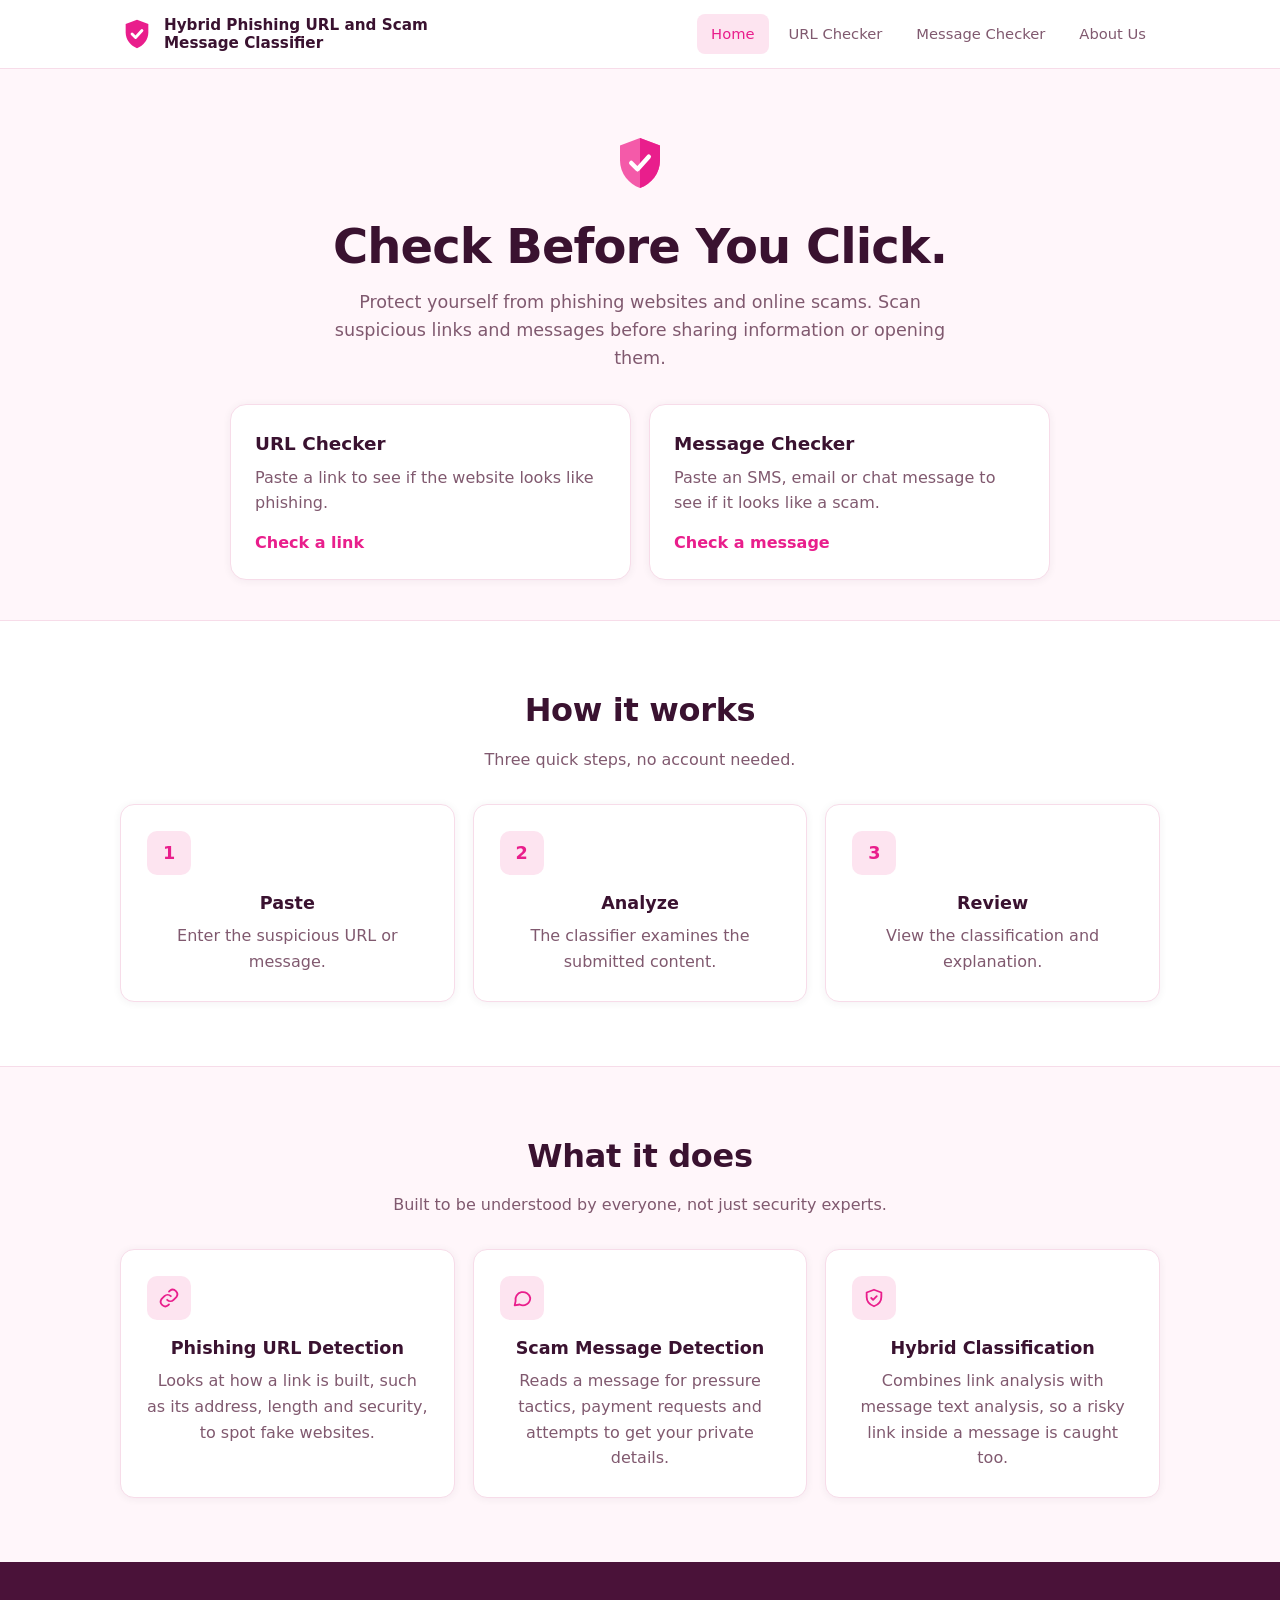
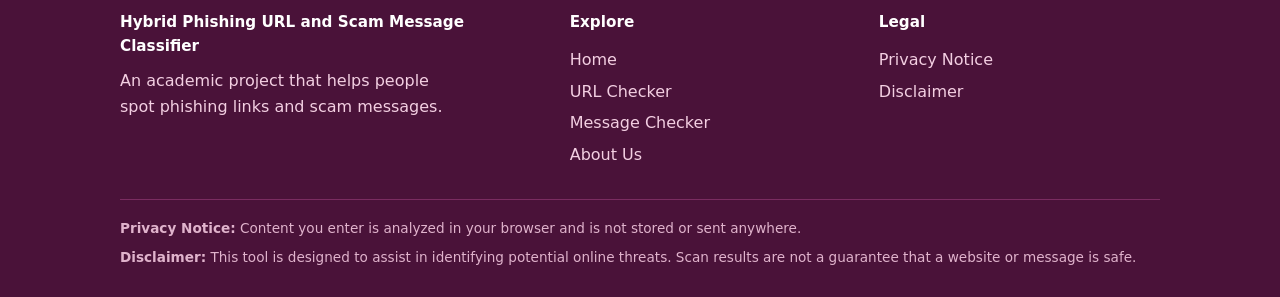
<file: phishing-classifier/phishing-classifier/index.html>
<!DOCTYPE html>
<html lang="en">
<head>
<meta charset="utf-8">
<meta name="viewport" content="width=device-width, initial-scale=1, viewport-fit=cover">
<title>Hybrid Phishing URL and Scam Message Classifier</title>
<link rel="stylesheet" href="css/styles.css">
</head>
<body>
<div id="app"></div>
<noscript>This site needs JavaScript turned on.</noscript>

<script src="js/common.js"></script>
<script src="js/layout.js"></script>
<script src="js/pages/home.js"></script>
</body>
</html>
</file>
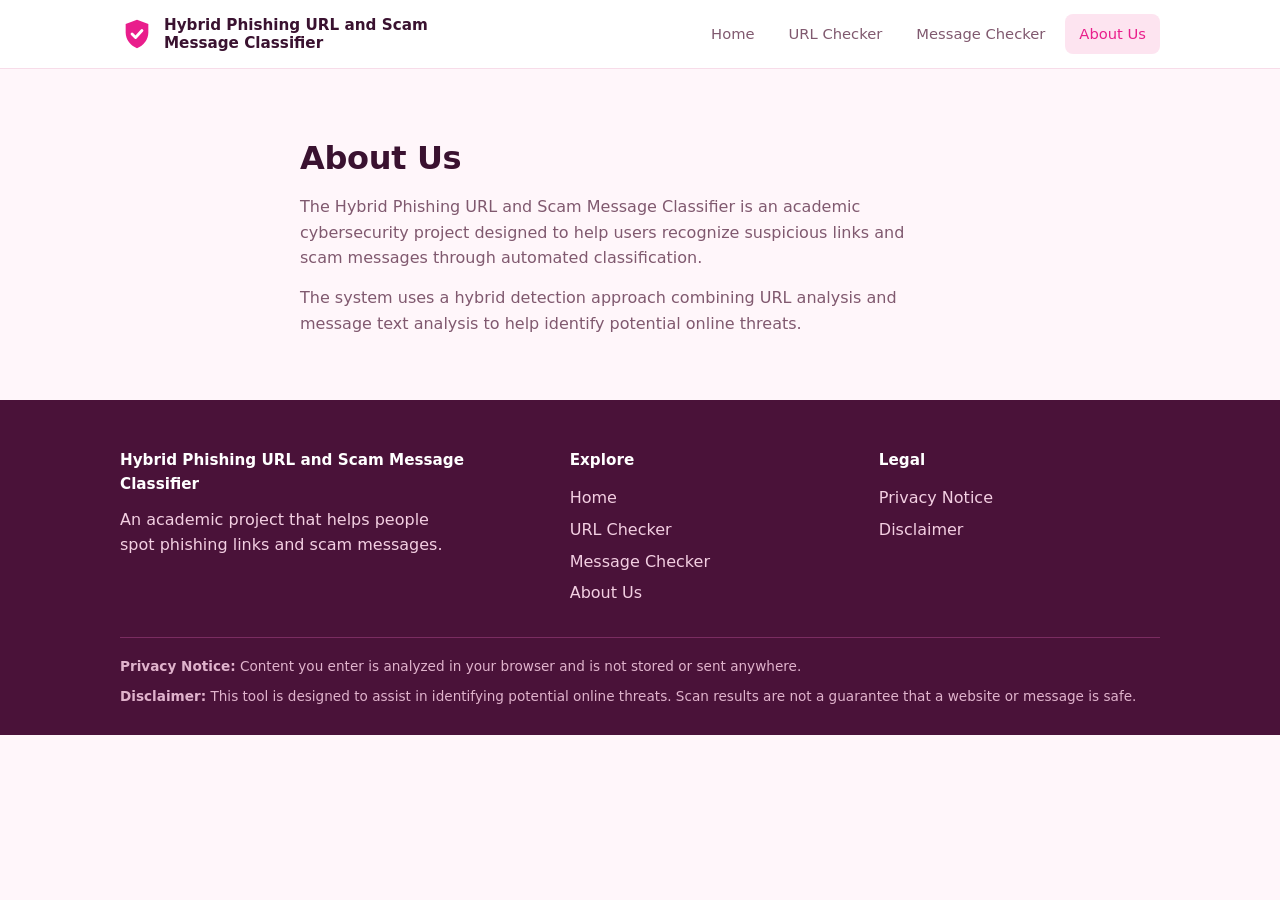
<file: phishing-classifier/phishing-classifier/about.html>
<!DOCTYPE html>
<html lang="en">
<head>
<meta charset="utf-8">
<meta name="viewport" content="width=device-width, initial-scale=1, viewport-fit=cover">
<title>About Us | Hybrid Phishing URL and Scam Message Classifier</title>
<link rel="stylesheet" href="css/styles.css">
</head>
<body>
<div id="app"></div>
<noscript>This site needs JavaScript turned on.</noscript>

<script src="js/common.js"></script>
<script src="js/layout.js"></script>
<script src="js/pages/about.js"></script>
</body>
</html>
</file>
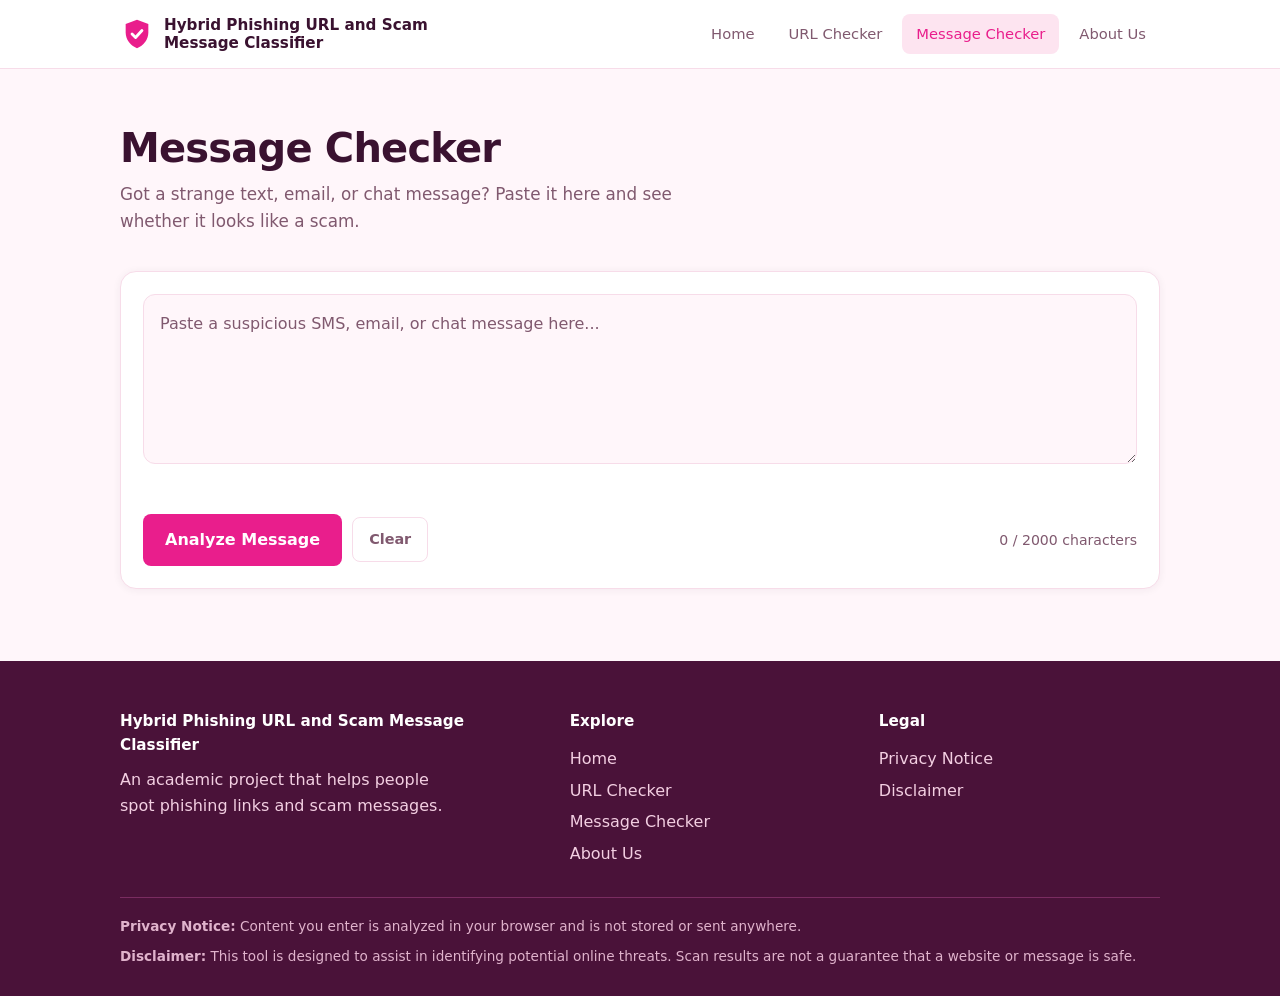
<file: phishing-classifier/phishing-classifier/message-checker.html>
<!DOCTYPE html>
<html lang="en">
<head>
<meta charset="utf-8">
<meta name="viewport" content="width=device-width, initial-scale=1, viewport-fit=cover">
<title>Message Checker | Hybrid Phishing URL and Scam Message Classifier</title>
<link rel="stylesheet" href="css/styles.css">
</head>
<body>
<div id="app"></div>
<noscript>This site needs JavaScript turned on.</noscript>

<script src="js/url-classifier.js"></script>
<script src="js/message-classifier.js"></script>
<script src="js/common.js"></script>
<script src="js/layout.js"></script>
<script src="js/pages/message.js"></script>
</body>
</html>
</file>
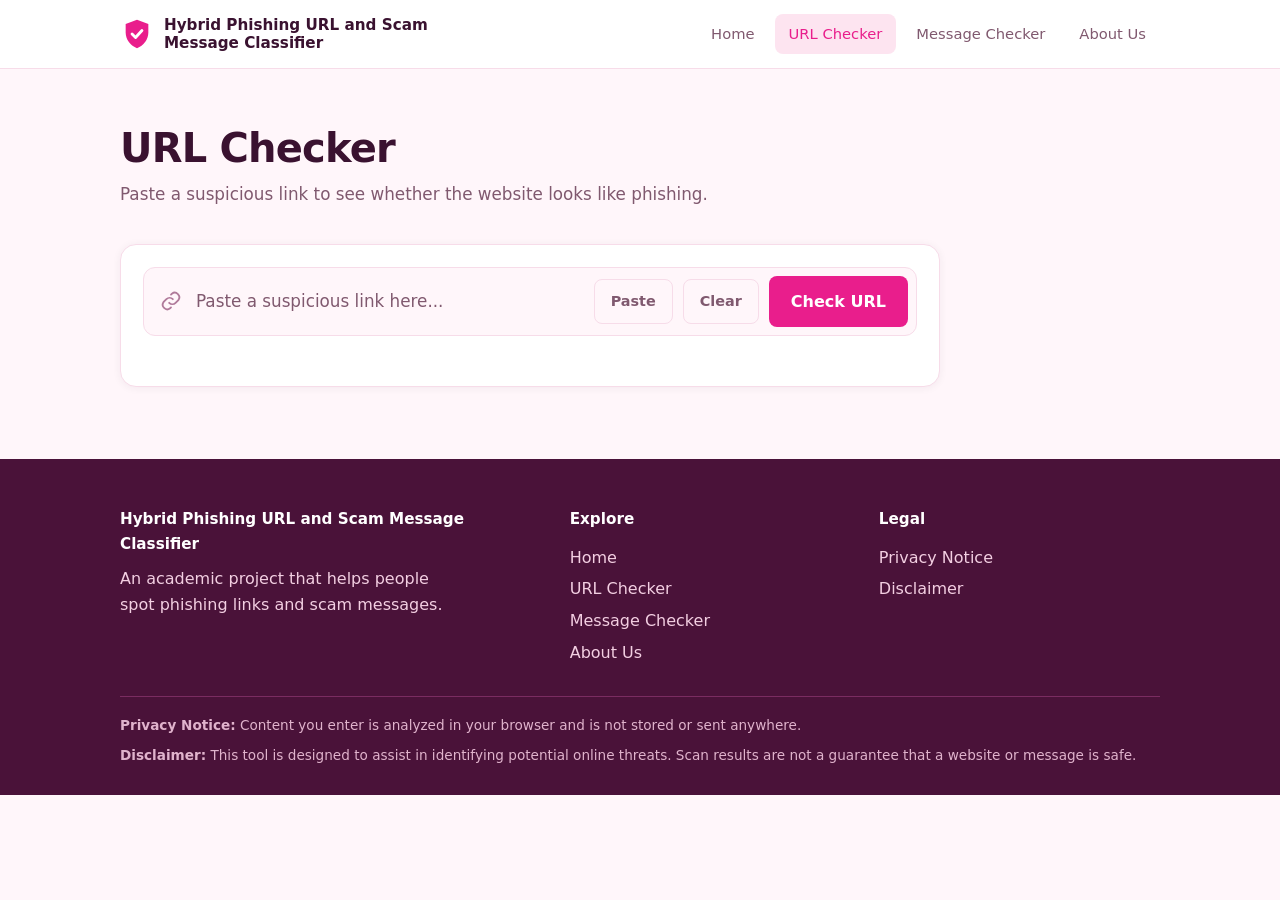
<file: phishing-classifier/phishing-classifier/url-checker.html>
<!DOCTYPE html>
<html lang="en">
<head>
<meta charset="utf-8">
<meta name="viewport" content="width=device-width, initial-scale=1, viewport-fit=cover">
<title>URL Checker | Hybrid Phishing URL and Scam Message Classifier</title>
<link rel="stylesheet" href="css/styles.css">
</head>
<body>
<div id="app"></div>
<noscript>This site needs JavaScript turned on.</noscript>

<script src="js/url-classifier.js"></script>
<script src="js/common.js"></script>
<script src="js/layout.js"></script>
<script src="js/pages/url.js"></script>
</body>
</html>
</file>
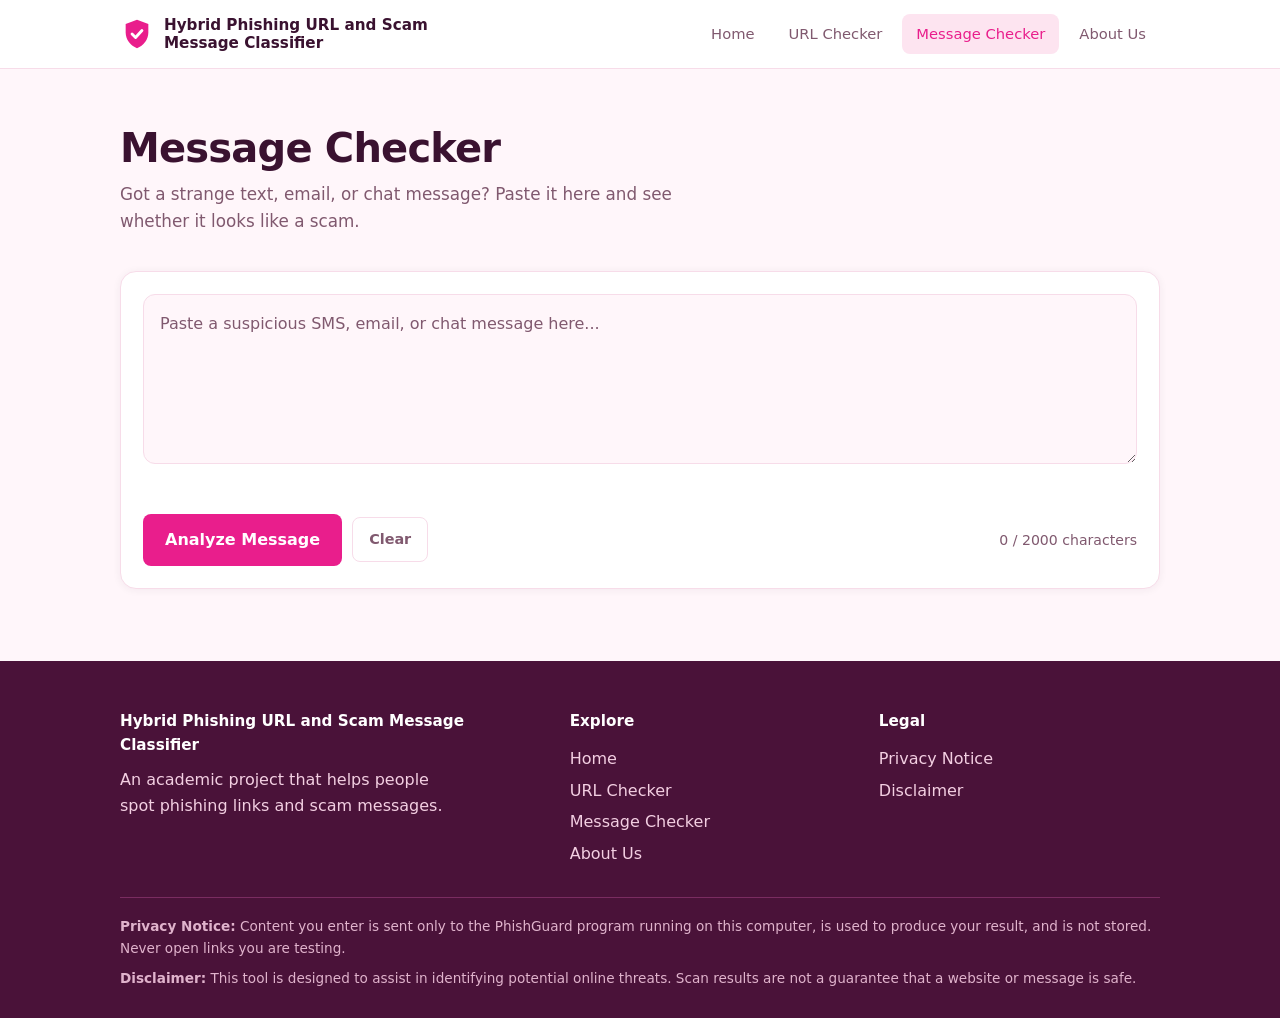
<file: phishguard/src/phishguard/ui/message-checker.html>
<!DOCTYPE html>
<html lang="en">
<head>
<meta charset="utf-8">
<meta name="viewport" content="width=device-width, initial-scale=1, viewport-fit=cover">
<title>Message Checker | Hybrid Phishing URL and Scam Message Classifier</title>
<link rel="stylesheet" href="css/styles.css">
</head>
<body>
<div id="app"></div>
<noscript>This site needs JavaScript turned on.</noscript>

<script src="js/api.js"></script>
<script src="js/common.js"></script>
<script src="js/layout.js"></script>
<script src="js/pages/message.js"></script>
</body>
</html>
</file>
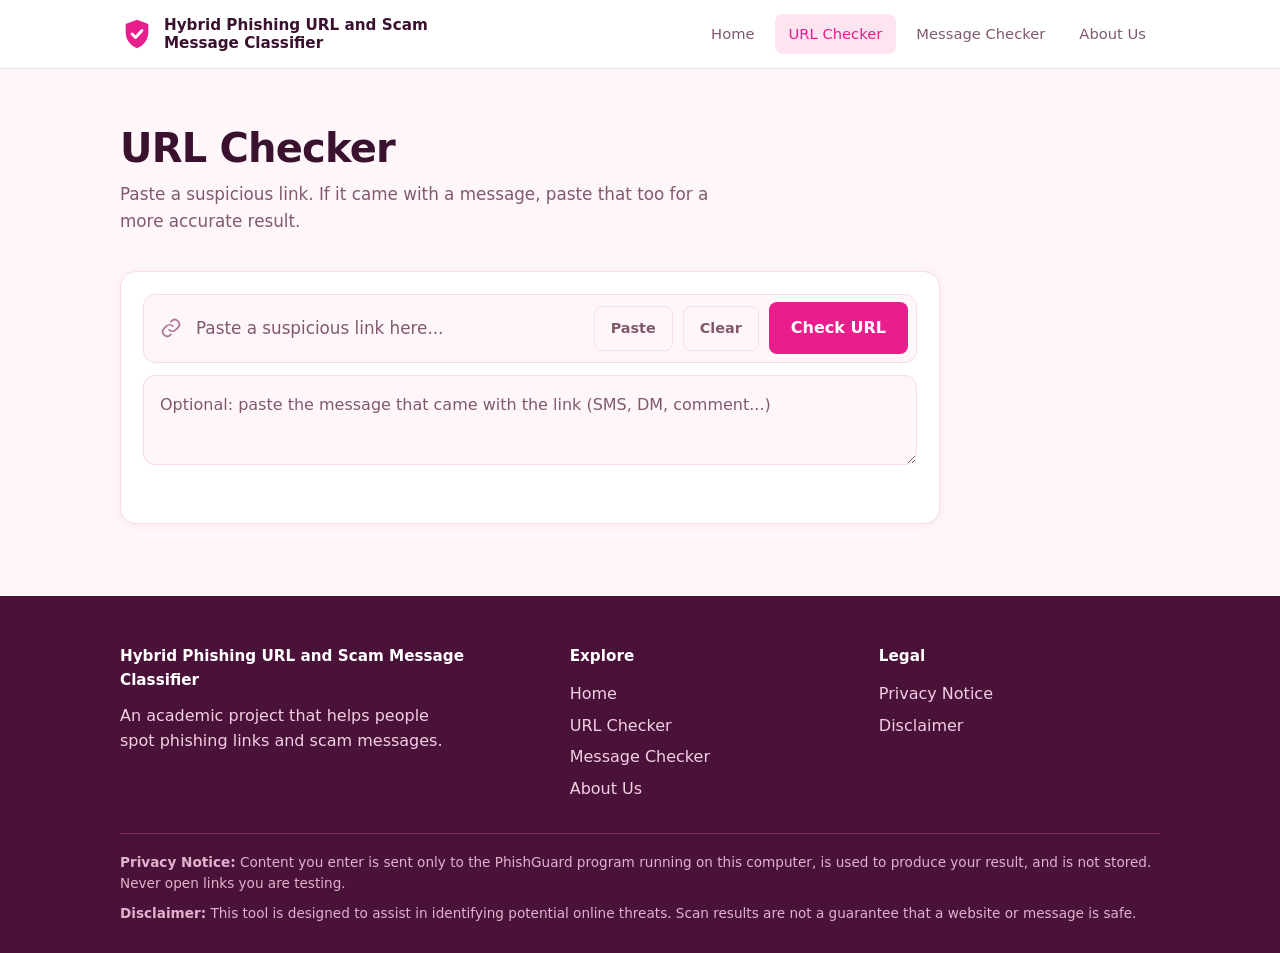
<file: phishguard/src/phishguard/ui/url-checker.html>
<!DOCTYPE html>
<html lang="en">
<head>
<meta charset="utf-8">
<meta name="viewport" content="width=device-width, initial-scale=1, viewport-fit=cover">
<title>URL Checker | Hybrid Phishing URL and Scam Message Classifier</title>
<link rel="stylesheet" href="css/styles.css">
</head>
<body>
<div id="app"></div>
<noscript>This site needs JavaScript turned on.</noscript>

<script src="js/api.js"></script>
<script src="js/common.js"></script>
<script src="js/layout.js"></script>
<script src="js/pages/url.js"></script>
</body>
</html>
</file>
<file: phishing-classifier/phishing-classifier/css/styles.css>
/* ==========================================================
   Hybrid Phishing URL and Scam Message Classifier
   Shared stylesheet for every page
   ========================================================== */

/* ---------- Design tokens ---------- */
:root{--bg:#fff6fa;--surface:#fff;--ink:#3a1230;--muted:#80596f;--line:#f7dce9;--pink:#e91e8c;--pink-soft:#fde4f0;--green:#12a150;--green-soft:#e6f6ec;--blue:#e91e8c;--blue-soft:#fde4f0;--amber:#d98a00;--amber-soft:#fff4dc;--red:#d93a3a;--red-soft:#fdeaea;--shadow:0 1px 8px rgba(58,18,48,.06);
box-sizing:border-box;padding-top:env(safe-area-inset-top,0px);padding-bottom:env(safe-area-inset-bottom,0px)}
@media (prefers-color-scheme:dark){:root:not([data-theme="light"]){--bg:#1f0f1b;--surface:#2b1626;--ink:#fde8f3;--muted:#d3a9c2;--line:#4a2a40;--green-soft:#0f2e22;--blue-soft:#4a1a38;--pink-soft:#4a1a38;--amber-soft:#33280c;--red-soft:#361618;--shadow:0 10px 30px rgba(0,0,0,.35);color-scheme:dark}}
:root[data-theme="dark"]{--bg:#1f0f1b;--surface:#2b1626;--ink:#fde8f3;--muted:#d3a9c2;--line:#4a2a40;--green-soft:#0f2e22;--blue-soft:#4a1a38;--pink-soft:#4a1a38;--amber-soft:#33280c;--red-soft:#361618;--shadow:0 10px 30px rgba(0,0,0,.35);color-scheme:dark}

/* ---------- Base ---------- */
html{scroll-behavior:smooth;scroll-padding-top:calc(80px + env(safe-area-inset-top,0px))}
*{box-sizing:border-box}
body{margin:0;background:var(--bg);color:var(--ink);font-family:"Inter","Segoe UI",system-ui,-apple-system,Arial,sans-serif;line-height:1.6}
a{color:inherit;text-decoration:none}
:focus-visible{outline:3px solid var(--blue);outline-offset:2px}
.wrap{max-width:1080px;margin:0 auto;padding:0 20px}
section{padding:64px 0}
.hide{display:none!important}

/* ---------- Header and navigation ---------- */
header{position:sticky;top:env(safe-area-inset-top,0px);z-index:20;background:var(--surface);border-bottom:1px solid var(--line)}
.bar{display:flex;align-items:center;justify-content:space-between;gap:16px;min-height:68px}
.brand{display:flex;align-items:center;gap:10px;font-weight:700;font-size:.95rem;line-height:1.2;max-width:340px}
.brand svg{flex:none}
nav{display:flex;gap:6px}
nav a{padding:8px 14px;border-radius:8px;font-weight:500;font-size:.92rem;color:var(--muted);transition:.2s}
nav a:hover,nav a.on{background:var(--pink-soft);color:var(--pink)}
.menu{display:none;background:none;border:1px solid var(--line);border-radius:10px;padding:8px 12px;color:var(--ink);font-size:1rem;cursor:pointer}

/* ---------- Headings and text ---------- */
h2{font-size:clamp(1.5rem,3vw,2rem);margin:0 0 10px;letter-spacing:-.01em}
.lead{color:var(--muted);max-width:620px;margin:0 0 32px}
.center{text-align:center}.center .lead{margin-inline:auto}
.alt{background:var(--surface);border-block:1px solid var(--line)}

/* ---------- Home hero ---------- */
.hero{text-align:center;padding:64px 0 40px}
.hero h1{font-size:clamp(2rem,4.5vw,3rem);line-height:1.15;margin:18px auto 14px;max-width:780px;letter-spacing:-.02em}
.hero p.sub{max-width:620px;margin:0 auto 32px;color:var(--muted);font-size:1.1rem}
.shield{width:60px;height:60px;margin:0 auto}
.cta-grid{display:grid;grid-template-columns:repeat(auto-fit,minmax(260px,1fr));gap:18px;max-width:820px;margin:0 auto;text-align:left}
.cta{display:block;background:var(--surface);border:1px solid var(--line);border-radius:16px;box-shadow:var(--shadow);padding:24px;transition:.2s}
.cta:hover{border-color:var(--pink);transform:translateY(-2px)}
.cta h3{margin:0 0 6px;font-size:1.15rem}.cta p{margin:0 0 14px;color:var(--muted)}
.cta .go{color:var(--pink);font-weight:600}

/* ---------- Page heading for inner pages ---------- */
.page-head{padding:56px 0 8px}
.page-head h1{font-size:clamp(1.8rem,4vw,2.5rem);line-height:1.15;margin:0 0 10px;letter-spacing:-.02em}
.page-head p{margin:0;color:var(--muted);max-width:620px;font-size:1.05rem}
.tool{padding:28px 0 72px}

/* ---------- Checker card ---------- */
.checker{background:var(--surface);border:1px solid var(--line);border-radius:16px;box-shadow:var(--shadow);padding:22px;max-width:820px;text-align:left}
.checker.wide{max-width:none}
.field{display:flex;align-items:center;gap:10px;border:1px solid var(--line);border-radius:12px;padding:6px 8px 6px 16px;background:var(--bg);transition:.2s}
.field:focus-within{border-color:var(--blue);box-shadow:0 0 0 4px var(--blue-soft)}
.field.err{border-color:var(--red)}
.field input{flex:1;min-width:0;border:0;background:transparent;font:inherit;font-size:1.05rem;padding:14px 4px;color:var(--ink);outline:0}
.field input::placeholder,textarea::placeholder{color:var(--muted)}
textarea{width:100%;min-height:170px;resize:vertical;border:1px solid var(--line);border-radius:12px;padding:16px;font:inherit;background:var(--bg);color:var(--ink);transition:.2s}
textarea:focus{outline:0;border-color:var(--blue);box-shadow:0 0 0 4px var(--blue-soft)}
textarea.err{border-color:var(--red)}
.count{color:var(--muted);font-size:.88rem}
.row{display:flex;gap:10px;margin-top:14px;flex-wrap:wrap;align-items:center}
.row .grow{flex:1}
.msg-err{color:var(--red);font-size:.9rem;margin-top:10px;min-height:1.3em}

/* ---------- Buttons ---------- */
.btn{font:inherit;font-weight:600;border:0;border-radius:8px;padding:13px 22px;cursor:pointer;transition:.2s;display:inline-flex;align-items:center;gap:8px;justify-content:center}
.btn.primary{background:var(--pink);color:#fff}.btn.primary:hover{filter:brightness(1.08);transform:translateY(-1px)}
.btn.ghost{background:transparent;color:var(--muted);border:1px solid var(--line);padding:10px 16px;font-size:.9rem}
.btn.ghost:hover{color:var(--ink);background:var(--surface)}
.btn:disabled{opacity:.7;cursor:wait}
.spin{width:18px;height:18px;border-radius:50%;border:3px solid rgba(255,255,255,.4);border-top-color:#fff;animation:sp .7s linear infinite}
@keyframes sp{to{transform:rotate(360deg)}}

/* ---------- Result panel ---------- */
.result{margin-top:20px;border-radius:12px;border:1px solid var(--line);padding:22px;animation:pop .35s ease}
@keyframes pop{from{opacity:0;transform:translateY(8px)}}
.result.safe{background:var(--green-soft);border-color:var(--green)}
.result.warn{background:var(--amber-soft);border-color:var(--amber)}
.result.bad{background:var(--red-soft);border-color:var(--red)}
.rhead{display:flex;gap:16px;align-items:flex-start}
.rhead .ico{flex:none;width:52px;height:52px;border-radius:50%;display:grid;place-items:center;color:#fff;font-size:1.5rem;font-weight:800}
.safe .ico{background:var(--green)}.warn .ico{background:var(--amber)}.bad .ico{background:var(--red)}
.rhead h3{margin:0;font-size:1.35rem}.rhead p{margin:2px 0 0;color:var(--muted)}
.url{margin:16px 0;padding:10px 14px;border-radius:10px;background:var(--surface);border:1px solid var(--line);word-break:break-all;font-family:ui-monospace,Menlo,Consolas,monospace;font-size:.88rem}
.stats{display:grid;grid-template-columns:repeat(auto-fit,minmax(150px,1fr));gap:12px;margin:16px 0}
.stat{background:var(--surface);border:1px solid var(--line);border-radius:12px;padding:12px 14px}
.stat b{display:block;font-size:1.25rem}.stat span{color:var(--muted);font-size:.82rem}
.meter{height:8px;border-radius:99px;background:var(--line);overflow:hidden;margin-top:6px}
.meter i{display:block;height:100%;width:0;transition:width .8s ease;background:currentColor}
.safe .meter{color:var(--green)}.warn .meter{color:var(--amber)}.bad .meter{color:var(--red)}
.result h4{margin:18px 0 8px}
.result ul{margin:0;padding-left:20px}.result li{margin:4px 0}
.time{margin-top:14px;font-size:.82rem;color:var(--muted)}

/* ---------- Cards ---------- */
.grid3{display:grid;grid-template-columns:repeat(auto-fit,minmax(250px,1fr));gap:18px}
.card{background:var(--surface);border:1px solid var(--line);border-radius:14px;padding:26px;box-shadow:var(--shadow)}
.card .ci{width:44px;height:44px;border-radius:10px;display:grid;place-items:center;font-size:1.1rem;font-weight:700;color:var(--pink);background:var(--blue-soft);margin-bottom:14px}
.card h3{margin:0 0 6px;font-size:1.1rem}.card p{margin:0;color:var(--muted)}

/* ---------- About page ---------- */
.about{display:block;max-width:720px}
.about .box{background:var(--pink-soft);border-radius:20px;padding:26px}

/* ---------- Footer ---------- */
footer{background:var(--ink);color:#f3cfe2;padding:48px 0 28px;margin-top:0}
:root:not([data-theme="dark"]) footer{background:#4a1239}
.fgrid{display:grid;gap:28px;grid-template-columns:1.5fr 1fr 1fr}
footer h5{margin:0 0 10px;color:#fff;font-size:.95rem}
footer a{display:block;padding:3px 0;color:#f3cfe2}footer a:hover{color:#fff}
.disc{border-top:1px solid #7a2c61;margin-top:28px;padding-top:18px;font-size:.85rem;color:#e0b3cc}

/* ---------- Responsive ---------- */
@media(max-width:820px){
 .menu{display:block}
 nav{display:none;position:absolute;left:0;right:0;top:100%;background:var(--surface);border-bottom:1px solid var(--line);flex-direction:column;padding:10px 20px}
 nav.open{display:flex}
 .about,.fgrid{grid-template-columns:1fr}
 .field{flex-wrap:wrap;padding:10px}.field input{flex-basis:100%;order:1}
 .field .btn{flex:1}
 section{padding:52px 0}
}
@media(prefers-reduced-motion:reduce){*{animation:none!important;transition:none!important}}
</file>
<file: phishguard/src/phishguard/ui/css/styles.css>
/* ==========================================================
   Hybrid Phishing URL and Scam Message Classifier
   Shared stylesheet for every page
   ========================================================== */

/* ---------- Design tokens ---------- */
:root{--bg:#fff6fa;--surface:#fff;--ink:#3a1230;--muted:#80596f;--line:#f7dce9;--pink:#e91e8c;--pink-soft:#fde4f0;--green:#12a150;--green-soft:#e6f6ec;--blue:#e91e8c;--blue-soft:#fde4f0;--amber:#d98a00;--amber-soft:#fff4dc;--red:#d93a3a;--red-soft:#fdeaea;--shadow:0 1px 8px rgba(58,18,48,.06);
box-sizing:border-box;padding-top:env(safe-area-inset-top,0px);padding-bottom:env(safe-area-inset-bottom,0px)}
@media (prefers-color-scheme:dark){:root:not([data-theme="light"]){--bg:#1f0f1b;--surface:#2b1626;--ink:#fde8f3;--muted:#d3a9c2;--line:#4a2a40;--green-soft:#0f2e22;--blue-soft:#4a1a38;--pink-soft:#4a1a38;--amber-soft:#33280c;--red-soft:#361618;--shadow:0 10px 30px rgba(0,0,0,.35);color-scheme:dark}}
:root[data-theme="dark"]{--bg:#1f0f1b;--surface:#2b1626;--ink:#fde8f3;--muted:#d3a9c2;--line:#4a2a40;--green-soft:#0f2e22;--blue-soft:#4a1a38;--pink-soft:#4a1a38;--amber-soft:#33280c;--red-soft:#361618;--shadow:0 10px 30px rgba(0,0,0,.35);color-scheme:dark}

/* ---------- Base ---------- */
html{scroll-behavior:smooth;scroll-padding-top:calc(80px + env(safe-area-inset-top,0px))}
*{box-sizing:border-box}
body{margin:0;background:var(--bg);color:var(--ink);font-family:"Inter","Segoe UI",system-ui,-apple-system,Arial,sans-serif;line-height:1.6}
a{color:inherit;text-decoration:none}
:focus-visible{outline:3px solid var(--blue);outline-offset:2px}
.wrap{max-width:1080px;margin:0 auto;padding:0 20px}
section{padding:64px 0}
.hide{display:none!important}

/* ---------- Header and navigation ---------- */
header{position:sticky;top:env(safe-area-inset-top,0px);z-index:20;background:var(--surface);border-bottom:1px solid var(--line)}
.bar{display:flex;align-items:center;justify-content:space-between;gap:16px;min-height:68px}
.brand{display:flex;align-items:center;gap:10px;font-weight:700;font-size:.95rem;line-height:1.2;max-width:340px}
.brand svg{flex:none}
nav{display:flex;gap:6px}
nav a{padding:8px 14px;border-radius:8px;font-weight:500;font-size:.92rem;color:var(--muted);transition:.2s}
nav a:hover,nav a.on{background:var(--pink-soft);color:var(--pink)}
.menu{display:none;background:none;border:1px solid var(--line);border-radius:10px;padding:8px 12px;color:var(--ink);font-size:1rem;cursor:pointer}

/* ---------- Headings and text ---------- */
h2{font-size:clamp(1.5rem,3vw,2rem);margin:0 0 10px;letter-spacing:-.01em}
.lead{color:var(--muted);max-width:620px;margin:0 0 32px}
.center{text-align:center}.center .lead{margin-inline:auto}
.alt{background:var(--surface);border-block:1px solid var(--line)}

/* ---------- Home hero ---------- */
.hero{text-align:center;padding:64px 0 40px}
.hero h1{font-size:clamp(2rem,4.5vw,3rem);line-height:1.15;margin:18px auto 14px;max-width:780px;letter-spacing:-.02em}
.hero p.sub{max-width:620px;margin:0 auto 32px;color:var(--muted);font-size:1.1rem}
.shield{width:60px;height:60px;margin:0 auto}
.cta-grid{display:grid;grid-template-columns:repeat(auto-fit,minmax(260px,1fr));gap:18px;max-width:820px;margin:0 auto;text-align:left}
.cta{display:block;background:var(--surface);border:1px solid var(--line);border-radius:16px;box-shadow:var(--shadow);padding:24px;transition:.2s}
.cta:hover{border-color:var(--pink);transform:translateY(-2px)}
.cta h3{margin:0 0 6px;font-size:1.15rem}.cta p{margin:0 0 14px;color:var(--muted)}
.cta .go{color:var(--pink);font-weight:600}

/* ---------- Page heading for inner pages ---------- */
.page-head{padding:56px 0 8px}
.page-head h1{font-size:clamp(1.8rem,4vw,2.5rem);line-height:1.15;margin:0 0 10px;letter-spacing:-.02em}
.page-head p{margin:0;color:var(--muted);max-width:620px;font-size:1.05rem}
.tool{padding:28px 0 72px}

/* ---------- Checker card ---------- */
.checker{background:var(--surface);border:1px solid var(--line);border-radius:16px;box-shadow:var(--shadow);padding:22px;max-width:820px;text-align:left}
.checker.wide{max-width:none}
.field{display:flex;align-items:center;gap:10px;border:1px solid var(--line);border-radius:12px;padding:6px 8px 6px 16px;background:var(--bg);transition:.2s}
.field:focus-within{border-color:var(--blue);box-shadow:0 0 0 4px var(--blue-soft)}
.field.err{border-color:var(--red)}
.field input{flex:1;min-width:0;border:0;background:transparent;font:inherit;font-size:1.05rem;padding:14px 4px;color:var(--ink);outline:0}
.field input::placeholder,textarea::placeholder{color:var(--muted)}
textarea{width:100%;min-height:170px;resize:vertical;border:1px solid var(--line);border-radius:12px;padding:16px;font:inherit;background:var(--bg);color:var(--ink);transition:.2s}
textarea:focus{outline:0;border-color:var(--blue);box-shadow:0 0 0 4px var(--blue-soft)}
textarea.err{border-color:var(--red)}
.count{color:var(--muted);font-size:.88rem}
.row{display:flex;gap:10px;margin-top:14px;flex-wrap:wrap;align-items:center}
.row .grow{flex:1}
.msg-err{color:var(--red);font-size:.9rem;margin-top:10px;min-height:1.3em}

/* ---------- Buttons ---------- */
.btn{font:inherit;font-weight:600;border:0;border-radius:8px;padding:13px 22px;cursor:pointer;transition:.2s;display:inline-flex;align-items:center;gap:8px;justify-content:center}
.btn.primary{background:var(--pink);color:#fff}.btn.primary:hover{filter:brightness(1.08);transform:translateY(-1px)}
.btn.ghost{background:transparent;color:var(--muted);border:1px solid var(--line);padding:10px 16px;font-size:.9rem}
.btn.ghost:hover{color:var(--ink);background:var(--surface)}
.btn:disabled{opacity:.7;cursor:wait}
.spin{width:18px;height:18px;border-radius:50%;border:3px solid rgba(255,255,255,.4);border-top-color:#fff;animation:sp .7s linear infinite}
@keyframes sp{to{transform:rotate(360deg)}}

/* ---------- Result panel ---------- */
.result{margin-top:20px;border-radius:12px;border:1px solid var(--line);padding:22px;animation:pop .35s ease}
@keyframes pop{from{opacity:0;transform:translateY(8px)}}
.result.safe{background:var(--green-soft);border-color:var(--green)}
.result.warn{background:var(--amber-soft);border-color:var(--amber)}
.result.bad{background:var(--red-soft);border-color:var(--red)}
.rhead{display:flex;gap:16px;align-items:flex-start}
.rhead .ico{flex:none;width:52px;height:52px;border-radius:50%;display:grid;place-items:center;color:#fff;font-size:1.5rem;font-weight:800}
.safe .ico{background:var(--green)}.warn .ico{background:var(--amber)}.bad .ico{background:var(--red)}
.rhead h3{margin:0;font-size:1.35rem}.rhead p{margin:2px 0 0;color:var(--muted)}
.url{margin:16px 0;padding:10px 14px;border-radius:10px;background:var(--surface);border:1px solid var(--line);word-break:break-all;font-family:ui-monospace,Menlo,Consolas,monospace;font-size:.88rem}
.stats{display:grid;grid-template-columns:repeat(auto-fit,minmax(150px,1fr));gap:12px;margin:16px 0}
.stat{background:var(--surface);border:1px solid var(--line);border-radius:12px;padding:12px 14px}
.stat b{display:block;font-size:1.25rem}.stat span{color:var(--muted);font-size:.82rem}
.meter{height:8px;border-radius:99px;background:var(--line);overflow:hidden;margin-top:6px}
.meter i{display:block;height:100%;width:0;transition:width .8s ease;background:currentColor}
.safe .meter{color:var(--green)}.warn .meter{color:var(--amber)}.bad .meter{color:var(--red)}
.result h4{margin:18px 0 8px}
.result ul{margin:0;padding-left:20px}.result li{margin:4px 0}
.time{margin-top:14px;font-size:.82rem;color:var(--muted)}

/* ---------- Cards ---------- */
.grid3{display:grid;grid-template-columns:repeat(auto-fit,minmax(250px,1fr));gap:18px}
.card{background:var(--surface);border:1px solid var(--line);border-radius:14px;padding:26px;box-shadow:var(--shadow)}
.card .ci{width:44px;height:44px;border-radius:10px;display:grid;place-items:center;font-size:1.1rem;font-weight:700;color:var(--pink);background:var(--blue-soft);margin-bottom:14px}
.card h3{margin:0 0 6px;font-size:1.1rem}.card p{margin:0;color:var(--muted)}

/* ---------- About page ---------- */
.about{display:block;max-width:720px}
.about .box{background:var(--pink-soft);border-radius:20px;padding:26px}

/* ---------- Footer ---------- */
footer{background:var(--ink);color:#f3cfe2;padding:48px 0 28px;margin-top:0}
:root:not([data-theme="dark"]) footer{background:#4a1239}
.fgrid{display:grid;gap:28px;grid-template-columns:1.5fr 1fr 1fr}
footer h5{margin:0 0 10px;color:#fff;font-size:.95rem}
footer a{display:block;padding:3px 0;color:#f3cfe2}footer a:hover{color:#fff}
.disc{border-top:1px solid #7a2c61;margin-top:28px;padding-top:18px;font-size:.85rem;color:#e0b3cc}

/* ---------- Responsive ---------- */
@media(max-width:820px){
 .menu{display:block}
 nav{display:none;position:absolute;left:0;right:0;top:100%;background:var(--surface);border-bottom:1px solid var(--line);flex-direction:column;padding:10px 20px}
 nav.open{display:flex}
 .about,.fgrid{grid-template-columns:1fr}
 .field{flex-wrap:wrap;padding:10px}.field input{flex-basis:100%;order:1}
 .field .btn{flex:1}
 section{padding:52px 0}
}
@media(prefers-reduced-motion:reduce){*{animation:none!important;transition:none!important}}
</file>
